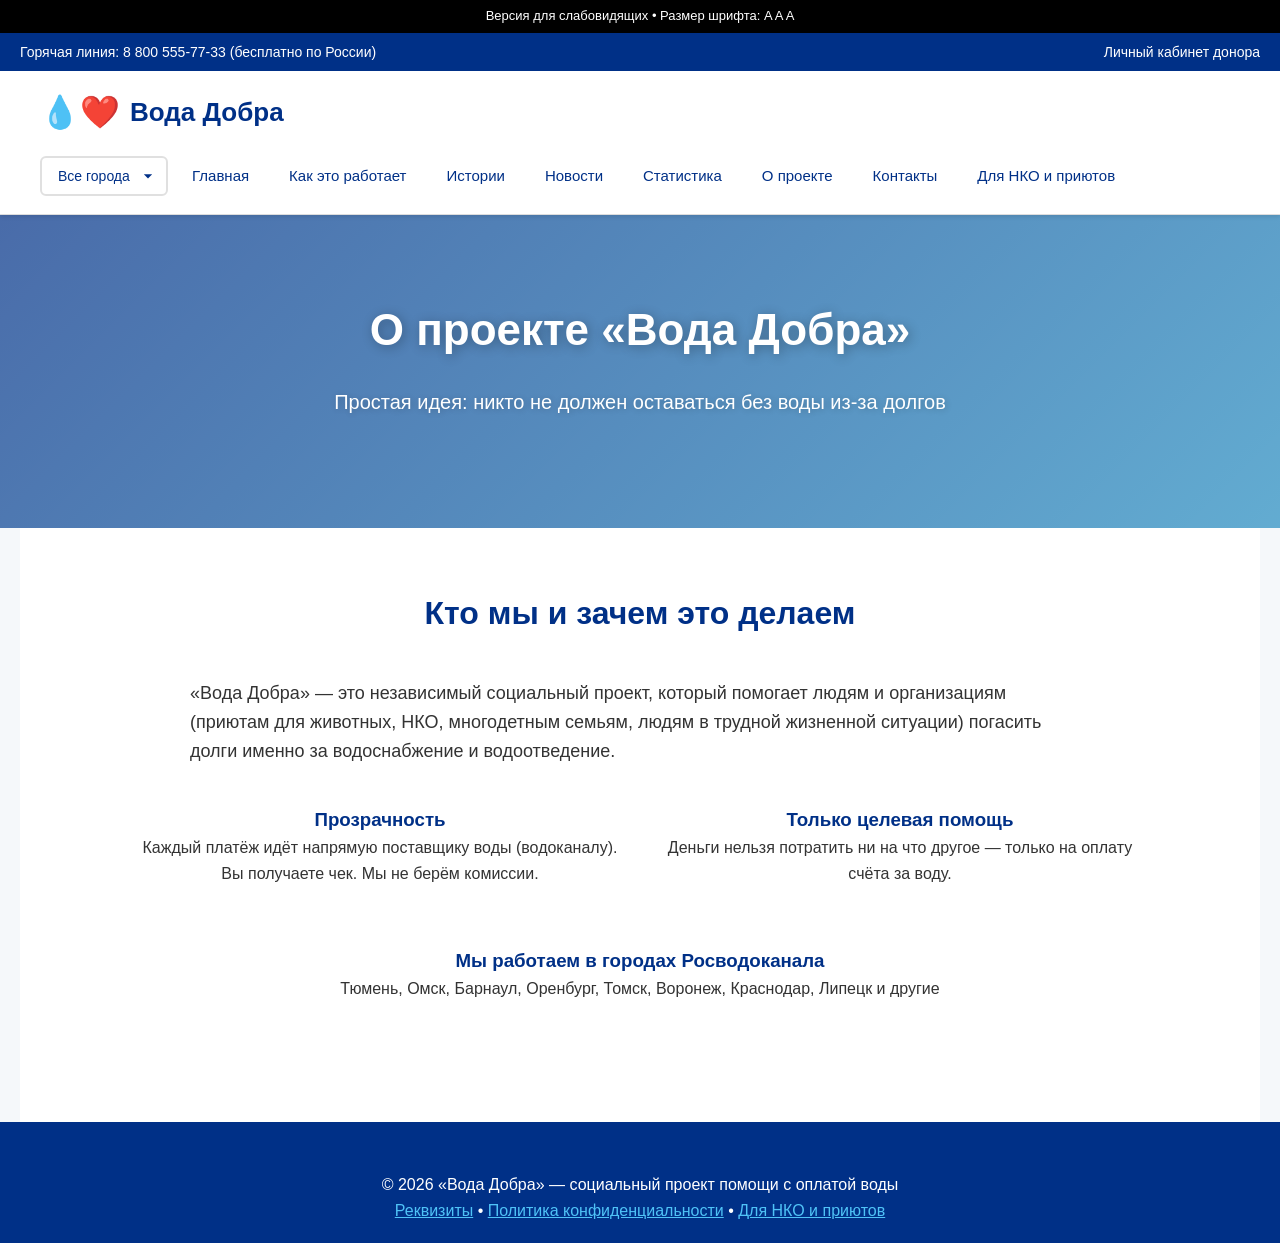
<file: about.html>
<!DOCTYPE html> 
<html lang="ru">
<head>
  <meta charset="UTF-8">
  <meta name="viewport" content="width=device-width, initial-scale=1.0">
  <title>О проекте — Вода Добра</title>
  <link rel="stylesheet" href="menu.css">
  <link rel="stylesheet" href="style.css">
</head>
<body>

<script src="menu.js"></script>

<section class="hero" style="padding:80px 20px;">
  <h1>О проекте «Вода Добра»</h1>
  <p>Простая идея: никто не должен оставаться без воды из-за долгов</p>
</section>

<section class="section" style="background:#fff;">
  <h2>Кто мы и зачем это делаем</h2>
  <p style="font-size:18px; max-width:900px; margin:0 auto 40px;">
    «Вода Добра» — это независимый социальный проект, который помогает людям и организациям (приютам для животных, НКО, многодетным семьям, людям в трудной жизненной ситуации) погасить долги именно за водоснабжение и водоотведение.
  </p>

  <div style="display:grid; grid-template-columns:1fr 1fr; gap:40px; max-width:1000px; margin:auto; text-align:center;">
    <div>
      <h3 style="color:var(--primary-dark);">Прозрачность</h3>
      <p>Каждый платёж идёт напрямую поставщику воды (водоканалу). Вы получаете чек. Мы не берём комиссии.</p>
    </div>
    <div>
      <h3 style="color:var(--primary-dark);">Только целевая помощь</h3>
      <p>Деньги нельзя потратить ни на что другое — только на оплату счёта за воду.</p>
    </div>
  </div>

  <div style="margin:60px auto; max-width:800px; text-align:center;">
    <h3 style="color:var(--primary-dark);">Мы работаем в городах Росводоканала</h3>
    <p>Тюмень, Омск, Барнаул, Оренбург, Томск, Воронеж, Краснодар, Липецк и другие</p>
  </div>
</section>

<footer>
  <p>© 2026 «Вода Добра» — социальный проект помощи с оплатой воды</p>
  <p><a href="#">Реквизиты</a> • <a href="#">Политика конфиденциальности</a> • <a href="#">Для НКО и приютов</a></p>
</footer>

</html>
</file>
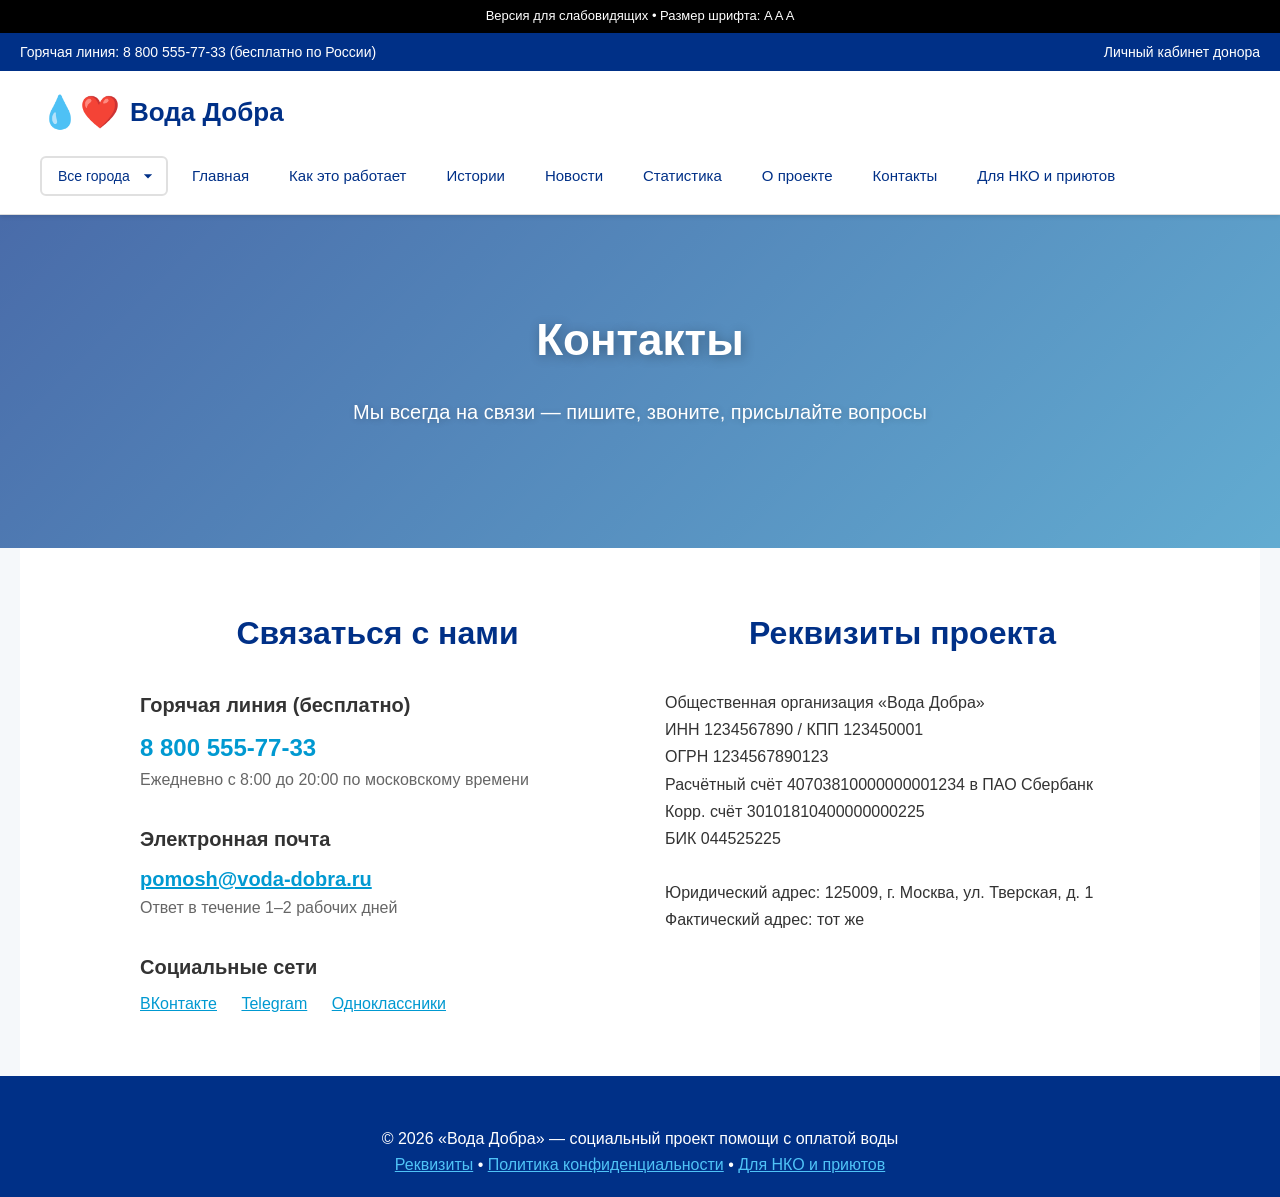
<file: contacts.html>
<!DOCTYPE html> 
<html lang="ru">
<head>
  <meta charset="UTF-8">
  <meta name="viewport" content="width=device-width, initial-scale=1.0">
  <title>Контакты — Вода Добра</title>
  <link rel="stylesheet" href="menu.css">
  <link rel="stylesheet" href="style.css">
</head>
<body>

<script src="menu.js"></script>

<section class="hero" style="padding:90px 20px;">
  <h1>Контакты</h1>
  <p>Мы всегда на связи — пишите, звоните, присылайте вопросы</p>
</section>

<section class="section" style="background:#fff;">
  <div style="max-width:1000px; margin:auto; display:grid; grid-template-columns:1fr 1fr; gap:50px; align-items:start;">
    
    <div>
      <h2 style="color:var(--primary-dark); margin-bottom:30px;">Связаться с нами</h2>
      
      <div style="margin-bottom:30px;">
        <h3 style="font-size:20px; margin-bottom:8px;">Горячая линия (бесплатно)</h3>
        <p style="font-size:24px; font-weight:bold; color:var(--primary-blue);">8 800 555-77-33</p>
        <p style="color:var(--gray);">Ежедневно с 8:00 до 20:00 по московскому времени</p>
      </div>
      
      <div style="margin-bottom:30px;">
        <h3 style="font-size:20px; margin-bottom:8px;">Электронная почта</h3>
        <p style="font-size:20px; font-weight:bold;"><a href="mailto:pomosh@voda-dobra.ru" style="color:var(--primary-blue);">pomosh@voda-dobra.ru</a></p>
        <p style="color:var(--gray);">Ответ в течение 1–2 рабочих дней</p>
      </div>
      
      <div>
        <h3 style="font-size:20px; margin-bottom:8px;">Социальные сети</h3>
        <p>
          <a href="#" style="color:var(--primary-blue); margin-right:20px;">ВКонтакте</a>
          <a href="#" style="color:var(--primary-blue); margin-right:20px;">Telegram</a>
          <a href="#" style="color:var(--primary-blue);">Одноклассники</a>
        </p>
      </div>
    </div>
    
    <div>
      <h2 style="color:var(--primary-dark); margin-bottom:30px;">Реквизиты проекта</h2>
      <p style="font-size:16px; line-height:1.7;">
        Общественная организация «Вода Добра»<br>
        ИНН 1234567890 / КПП 123450001<br>
        ОГРН 1234567890123<br>
        Расчётный счёт 40703810000000001234 в ПАО Сбербанк<br>
        Корр. счёт 30101810400000000225<br>
        БИК 044525225<br><br>
        Юридический адрес: 125009, г. Москва, ул. Тверская, д. 1<br>
        Фактический адрес: тот же
      </p>
    </div>
  
  </div>
</section>

<footer>
  <p>© 2026 «Вода Добра» — социальный проект помощи с оплатой воды</p>
  <p><a href="#">Реквизиты</a> • <a href="#">Политика конфиденциальности</a> • <a href="for-ngo.html">Для НКО и приютов</a></p>
</footer>

<script>
// Гамбургер меню
document.getElementById('menuToggle').addEventListener('click', function() {
  const nav = document.getElementById('mainNav');
  nav.classList.toggle('active');
});

// Закрыть меню при клике на ссылку
document.querySelectorAll('#mainNav a').forEach(link => {
  link.addEventListener('click', function() {
    document.getElementById('mainNav').classList.remove('active');
  });
});

// Закрыть меню при клике вне его
document.addEventListener('click', function(event) {
  const nav = document.getElementById('mainNav');
  const toggle = document.getElementById('menuToggle');
  if (!nav.contains(event.target) && !toggle.contains(event.target)) {
    nav.classList.remove('active');
  }
});
</script>

</body>
</html>
</file>
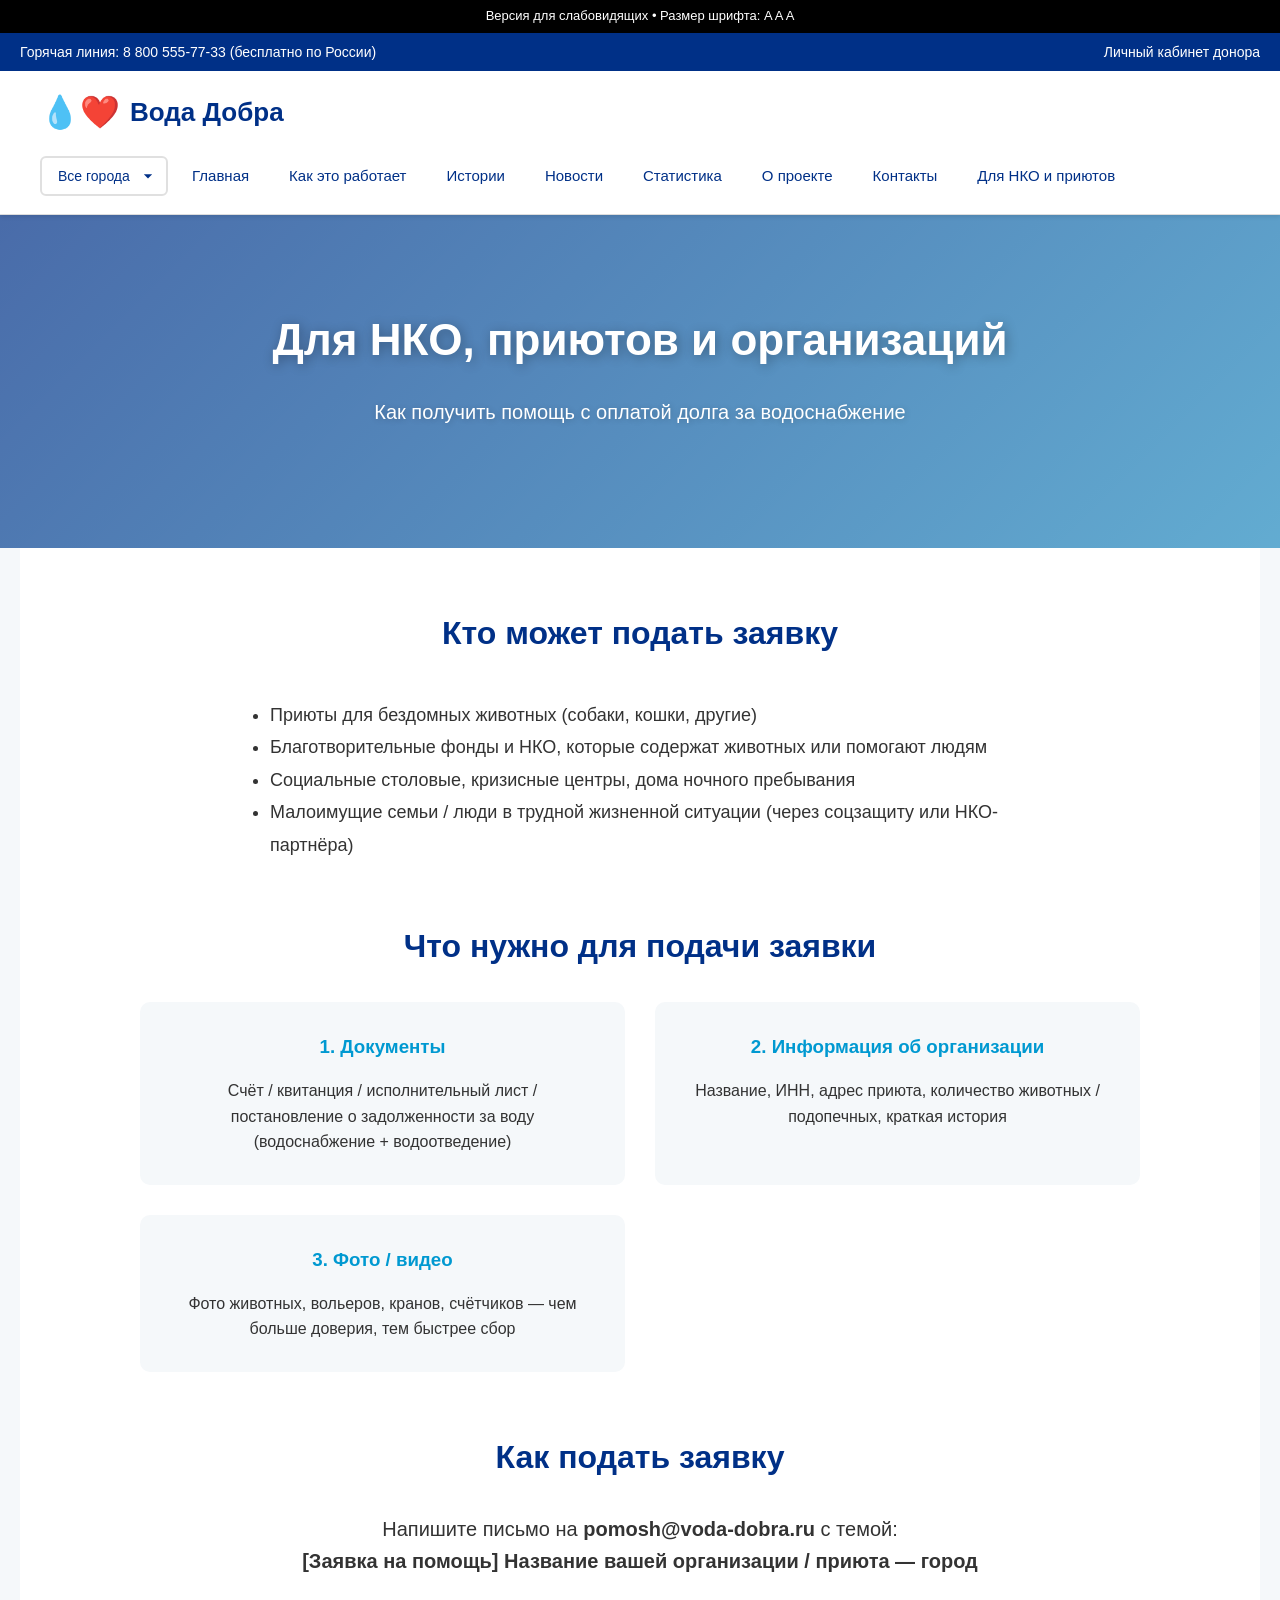
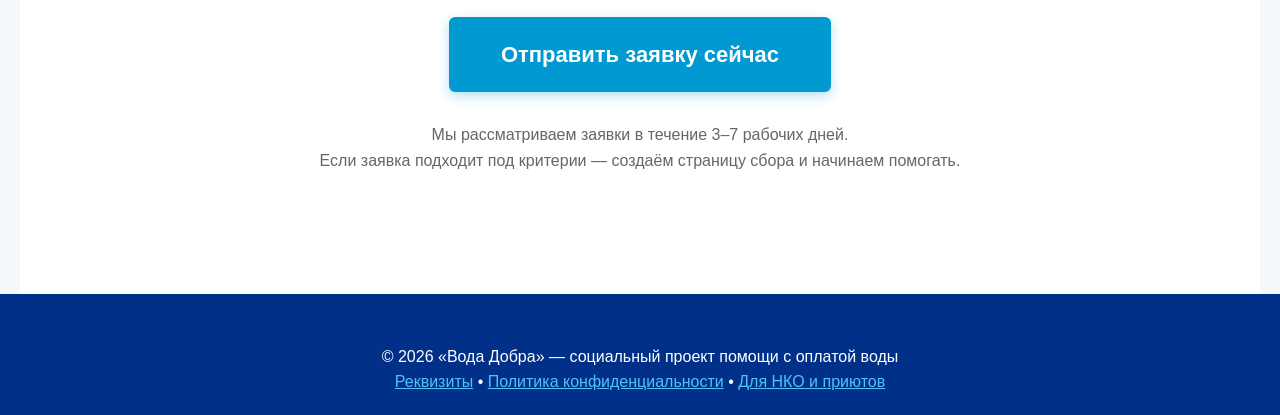
<file: for-ngo.html>
<!DOCTYPE html>
<html lang="ru">
<head>
  <meta charset="UTF-8">
  <meta name="viewport" content="width=device-width, initial-scale=1.0">
  <title>Для НКО и приютов — Вода Добра</title>
  <link rel="stylesheet" href="menu.css">
  <link rel="stylesheet" href="style.css">
</head>
<body>

<script src="menu.js"></script>

<section class="hero" style="padding:90px 20px;">
  <h1>Для НКО, приютов и организаций</h1>
  <p>Как получить помощь с оплатой долга за водоснабжение</p>
</section>

<section class="section" style="background:#fff;">
  <div style="max-width:1000px; margin:auto;">
    
    <h2 style="color:var(--primary-dark); text-align:center; margin-bottom:40px;">Кто может подать заявку</h2>
    
    <ul style="font-size:18px; line-height:1.8; max-width:800px; margin:0 auto 50px; padding-left:30px;">
      <li>Приюты для бездомных животных (собаки, кошки, другие)</li>
      <li>Благотворительные фонды и НКО, которые содержат животных или помогают людям</li>
      <li>Социальные столовые, кризисные центры, дома ночного пребывания</li>
      <li>Малоимущие семьи / люди в трудной жизненной ситуации (через соцзащиту или НКО-партнёра)</li>
    </ul>

    <h2 style="color:var(--primary-dark); text-align:center; margin:60px 0 30px;">Что нужно для подачи заявки</h2>
    
    <div style="display:grid; grid-template-columns:repeat(auto-fit, minmax(320px, 1fr)); gap:30px; margin-bottom:50px;">
      <div style="background:var(--light-bg); padding:30px; border-radius:10px; text-align:center;">
        <h3 style="color:var(--primary-blue); margin-bottom:16px;">1. Документы</h3>
        <p>Счёт / квитанция / исполнительный лист / постановление о задолженности за воду (водоснабжение + водоотведение)</p>
      </div>
      <div style="background:var(--light-bg); padding:30px; border-radius:10px; text-align:center;">
        <h3 style="color:var(--primary-blue); margin-bottom:16px;">2. Информация об организации</h3>
        <p>Название, ИНН, адрес приюта, количество животных / подопечных, краткая история</p>
      </div>
      <div style="background:var(--light-bg); padding:30px; border-radius:10px; text-align:center;">
        <h3 style="color:var(--primary-blue); margin-bottom:16px;">3. Фото / видео</h3>
        <p>Фото животных, вольеров, кранов, счётчиков — чем больше доверия, тем быстрее сбор</p>
      </div>
    </div>

    <div style="text-align:center; margin:60px 0;">
      <h2 style="color:var(--primary-dark); margin-bottom:30px;">Как подать заявку</h2>
      <p style="font-size:20px; margin-bottom:40px;">
        Напишите письмо на <strong>pomosh@voda-dobra.ru</strong> с темой:<br>
        <strong>[Заявка на помощь] Название вашей организации / приюта — город</strong>
      </p>
      <a href="mailto:pomosh@voda-dobra.ru?subject=%5B%D0%97%D0%B0%D1%8F%D0%B2%D0%BA%D0%B0%20%D0%BD%D0%B0%20%D0%BF%D0%BE%D0%BC%D0%BE%D1%89%D1%8C%5D%20%D0%9D%D0%B0%D0%B7%D0%B2%D0%B0%D0%BD%D0%B8%D0%B5%20%D0%BF%D1%80%D0%B8%D1%8E%D1%82%D0%B0%20%E2%80%94%20%D0%B3%D0%BE%D1%80%D0%BE%D0%B4" class="btn" style="font-size:22px; padding:18px 50px;">
        Отправить заявку сейчас
      </a>
      <p style="margin-top:30px; color:var(--gray);">
        Мы рассматриваем заявки в течение 3–7 рабочих дней.<br>
        Если заявка подходит под критерии — создаём страницу сбора и начинаем помогать.
      </p>
    </div>

  </div>
</section>

<footer>
  <p>© 2026 «Вода Добра» — социальный проект помощи с оплатой воды</p>
  <p><a href="#">Реквизиты</a> • <a href="#">Политика конфиденциальности</a> • <a href="for-ngo.html">Для НКО и приютов</a></p>
</footer>

<script>
// Гамбургер меню
document.getElementById('menuToggle').addEventListener('click', function() {
  const nav = document.getElementById('mainNav');
  nav.classList.toggle('active');
});

// Закрыть меню при клике на ссылку
document.querySelectorAll('#mainNav a').forEach(link => {
  link.addEventListener('click', function() {
    document.getElementById('mainNav').classList.remove('active');
  });
});

// Закрыть меню при клике вне его
document.addEventListener('click', function(event) {
  const nav = document.getElementById('mainNav');
  const toggle = document.getElementById('menuToggle');
  if (!nav.contains(event.target) && !toggle.contains(event.target)) {
    nav.classList.remove('active');
  }
});
</script>

</body>
</html>
</file>
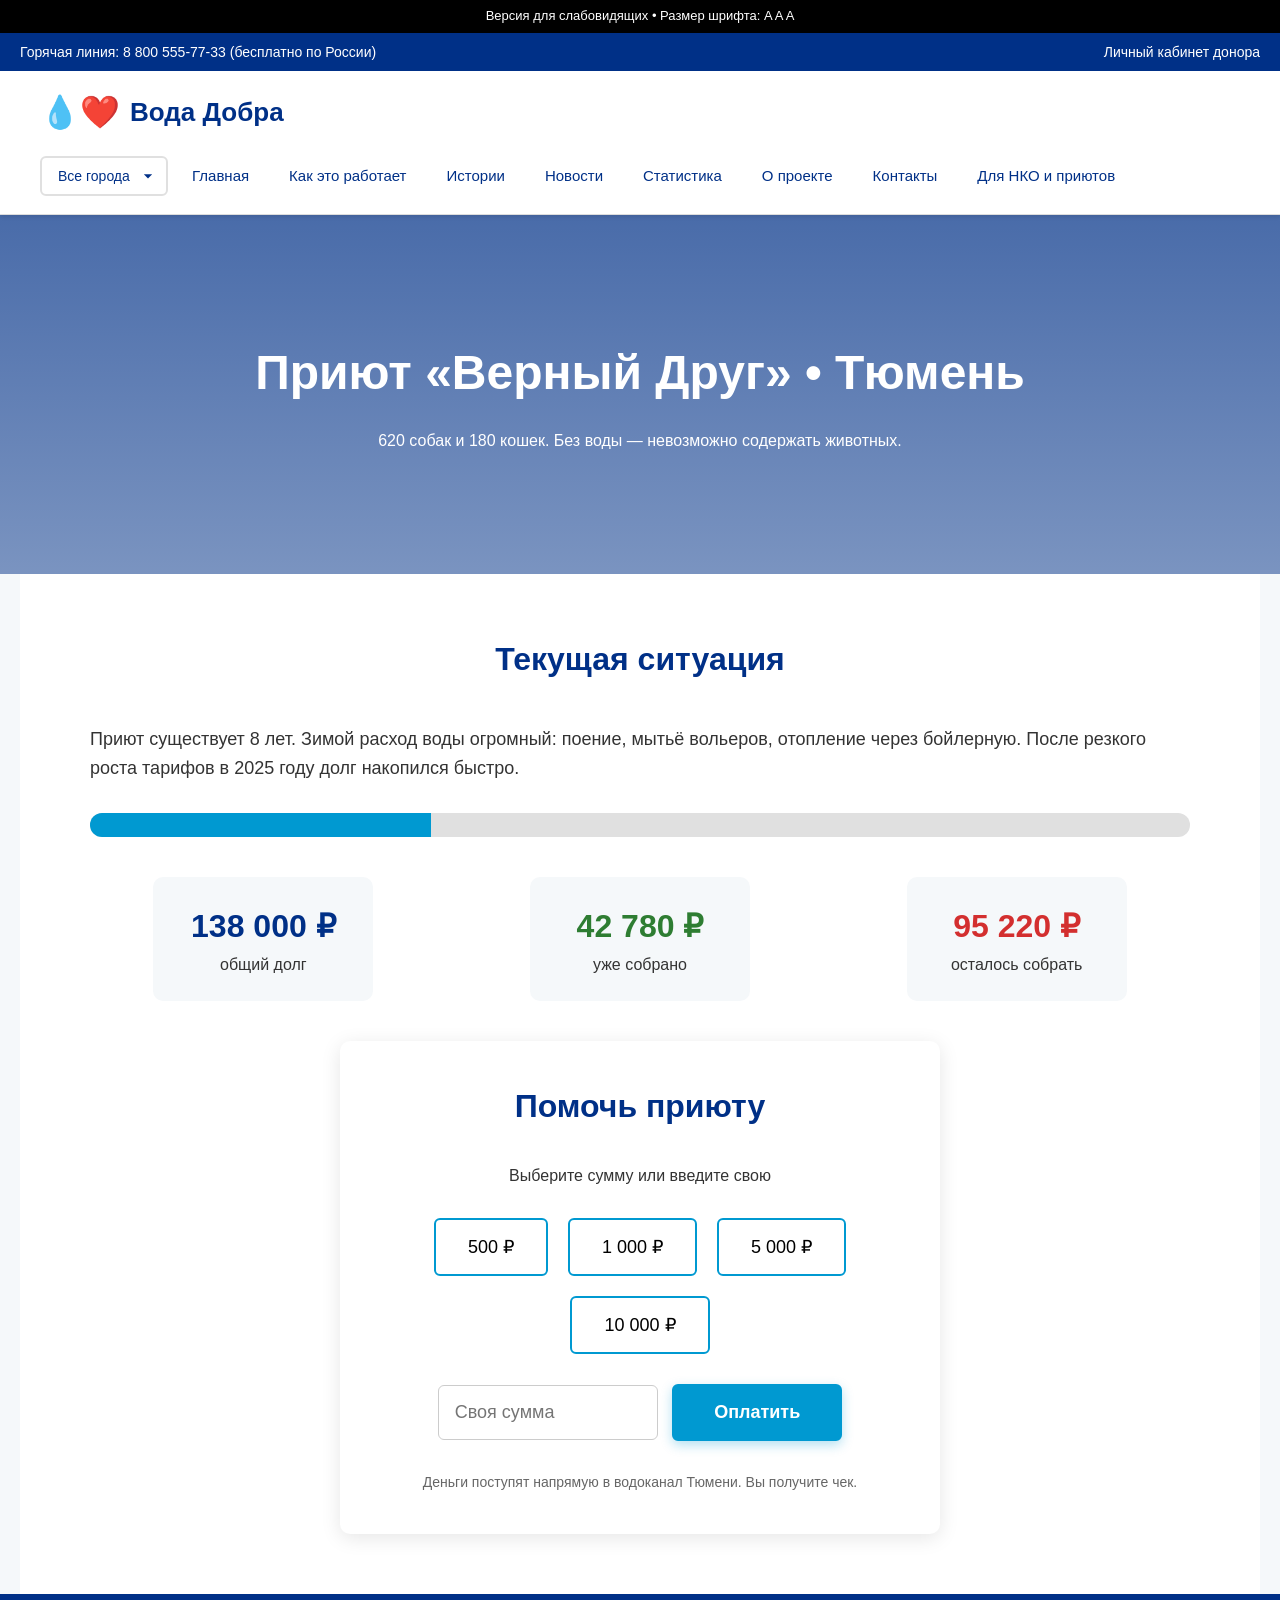
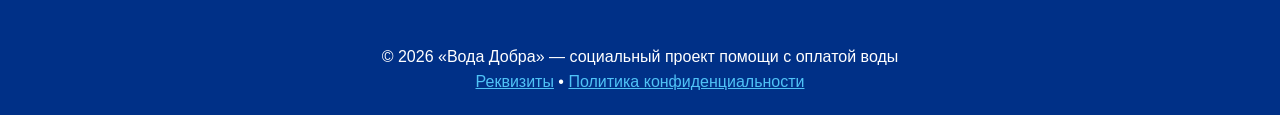
<file: help-example.html>
<!DOCTYPE html>
<html lang="ru">
<head>
  <meta charset="UTF-8">
  <meta name="viewport" content="width=device-width, initial-scale=1.0">
  <title>Приют «Верный Друг» • Тюмень — Вода Добра</title>
  <link rel="stylesheet" href="menu.css">
  <link rel="stylesheet" href="style.css">
  <style>
    .detail-hero { background: linear-gradient(rgba(0,48,135,0.7), rgba(0,48,135,0.5)), url('https://images.unsplash.com/photo-1583512603805-3cc6b41f3edb?auto=format&fit=crop&q=80&w=1600') center/cover; padding:120px 20px; color:white; text-align:center; }
    .detail-hero h1 { font-size:48px; margin-bottom:16px; }
    .detail-section { background:#fff; padding:60px 20px; }
    .big-progress { height:24px; background:#e0e0e0; border-radius:12px; margin:30px 0; overflow:hidden; }
    .big-progress-bar { height:100%; background:var(--primary-blue); }
    .amounts { display:flex; justify-content:space-around; flex-wrap:wrap; gap:30px; margin:40px 0; }
    .amount-box { background:var(--light-bg); padding:24px; border-radius:10px; min-width:220px; text-align:center; }
    .pay-form { max-width:600px; margin:0 auto; background:white; padding:40px; border-radius:10px; box-shadow:0 4px 20px rgba(0,0,0,0.1); }
  </style>
</head>
<body>

<script src="menu.js"></script>

<section class="detail-hero">
  <h1>Приют «Верный Друг» • Тюмень</h1>
  <p>620 собак и 180 кошек. Без воды — невозможно содержать животных.</p>
</section>

<section class="section detail-section">
  <div style="max-width:1100px; margin:auto;">
    <h2>Текущая ситуация</h2>
    <p style="font-size:18px; margin:20px 0;">
      Приют существует 8 лет. Зимой расход воды огромный: поение, мытьё вольеров, отопление через бойлерную. После резкого роста тарифов в 2025 году долг накопился быстро.
    </p>

    <div class="big-progress">
      <div class="big-progress-bar" style="width:31%"></div>
    </div>

    <div class="amounts">
      <div class="amount-box">
        <div style="font-size:32px; font-weight:bold; color:var(--primary-dark);">138 000 ₽</div>
        <div>общий долг</div>
      </div>
      <div class="amount-box">
        <div style="font-size:32px; font-weight:bold; color:#2e7d32;">42 780 ₽</div>
        <div>уже собрано</div>
      </div>
      <div class="amount-box">
        <div style="font-size:32px; font-weight:bold; color:#d32f2f;">95 220 ₽</div>
        <div>осталось собрать</div>
      </div>
    </div>

    <div class="pay-form">
      <h2 style="text-align:center; margin-bottom:30px;">Помочь приюту</h2>
      <p style="text-align:center; margin-bottom:30px;">Выберите сумму или введите свою</p>

      <div style="display:flex; justify-content:center; gap:20px; flex-wrap:wrap; margin-bottom:30px;">
        <button style="padding:16px 32px; font-size:18px; border:2px solid var(--primary-blue); background:transparent; border-radius:6px; cursor:pointer;">500 ₽</button>
        <button style="padding:16px 32px; font-size:18px; border:2px solid var(--primary-blue); background:transparent; border-radius:6px; cursor:pointer;">1 000 ₽</button>
        <button style="padding:16px 32px; font-size:18px; border:2px solid var(--primary-blue); background:transparent; border-radius:6px; cursor:pointer;">5 000 ₽</button>
        <button style="padding:16px 32px; font-size:18px; border:2px solid var(--primary-blue); background:transparent; border-radius:6px; cursor:pointer;">10 000 ₽</button>
      </div>

      <div style="text-align:center;">
        <input type="number" placeholder="Своя сумма" style="padding:16px; font-size:18px; width:220px; margin-right:10px; border:1px solid #ccc; border-radius:6px;">
        <button class="btn" style="padding:16px 40px; font-size:18px;">Оплатить</button>
      </div>

      <p style="text-align:center; margin-top:30px; font-size:14px; color:var(--gray);">
        Деньги поступят напрямую в водоканал Тюмени. Вы получите чек.
      </p>
    </div>
  </div>
</section>

<footer>
  <p>© 2026 «Вода Добра» — социальный проект помощи с оплатой воды</p>
  <p><a href="#">Реквизиты</a> • <a href="#">Политика конфиденциальности</a></p>
</footer>

<script>
// Гамбургер меню
document.getElementById('menuToggle').addEventListener('click', function() {
  const nav = document.getElementById('mainNav');
  nav.classList.toggle('active');
});

// Закрыть меню при клике на ссылку
document.querySelectorAll('#mainNav a').forEach(link => {
  link.addEventListener('click', function() {
    document.getElementById('mainNav').classList.remove('active');
  });
});

// Закрыть меню при клике вне его
document.addEventListener('click', function(event) {
  const nav = document.getElementById('mainNav');
  const toggle = document.getElementById('menuToggle');
  if (!nav.contains(event.target) && !toggle.contains(event.target)) {
    nav.classList.remove('active');
  }
});
</script>

</body>
</html>
</file>
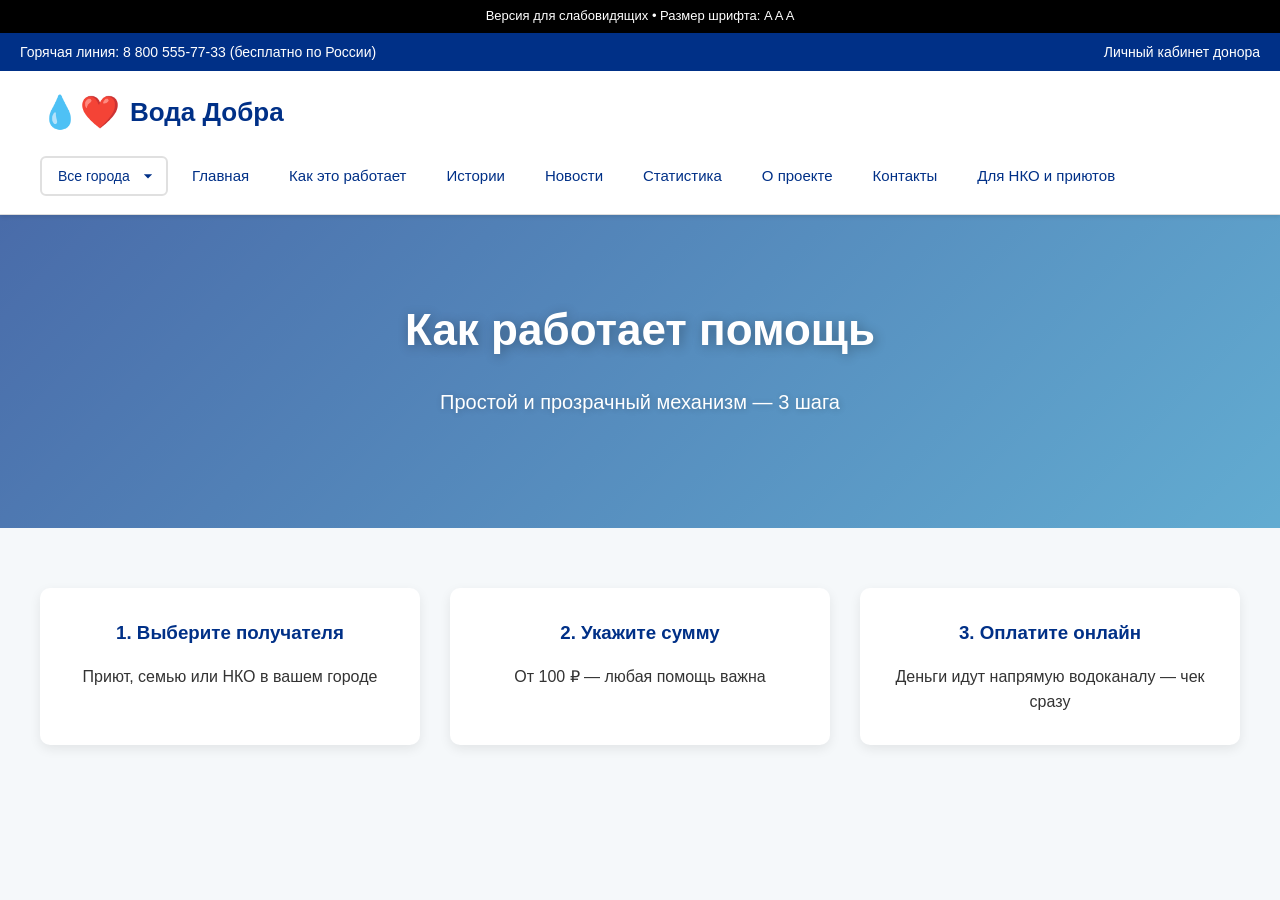
<file: how.html>
<!DOCTYPE html>
<html lang="ru">
<head>
  <meta charset="UTF-8">
  <meta name="viewport" content="width=device-width, initial-scale=1.0">
  <title>Как это работает — Вода Добра</title>
  <link rel="stylesheet" href="menu.css">
  <link rel="stylesheet" href="style.css">
</head>
<body>

<script src="menu.js"></script>

<section class="hero" style="padding:80px 20px;">
  <h1>Как работает помощь</h1>
  <p>Простой и прозрачный механизм — 3 шага</p>
</section>

<section class="section">
  <div class="steps">
    <div class="step">
      <h3>1. Выберите получателя</h3>
      <p>Приют, семью или НКО в вашем городе</p>
    </div>
    <div class="step">
      <h3>2. Укажите сумму</h3>
      <p>От 100 ₽ — любая помощь важна</p>
    </div>
    <div class="step">
      <h3>3. Оплатите онлайн</h3>
      <p>Деньги идут напрямую водоканалу — чек сразу</p>
    </div>
  </div>
</section>

<script>
// Гамбургер меню
document.getElementById('menuToggle').addEventListener('click', function() {
  const nav = document.getElementById('mainNav');
  nav.classList.toggle('active');
});

// Закрыть меню при клике на ссылку
document.querySelectorAll('#mainNav a').forEach(link => {
  link.addEventListener('click', function() {
    document.getElementById('mainNav').classList.remove('active');
  });
});

// Закрыть меню при клике вне его
document.addEventListener('click', function(event) {
  const nav = document.getElementById('mainNav');
  const toggle = document.getElementById('menuToggle');
  if (!nav.contains(event.target) && !toggle.contains(event.target)) {
    nav.classList.remove('active');
  }
});
</script>

</body>
</html>
</file>
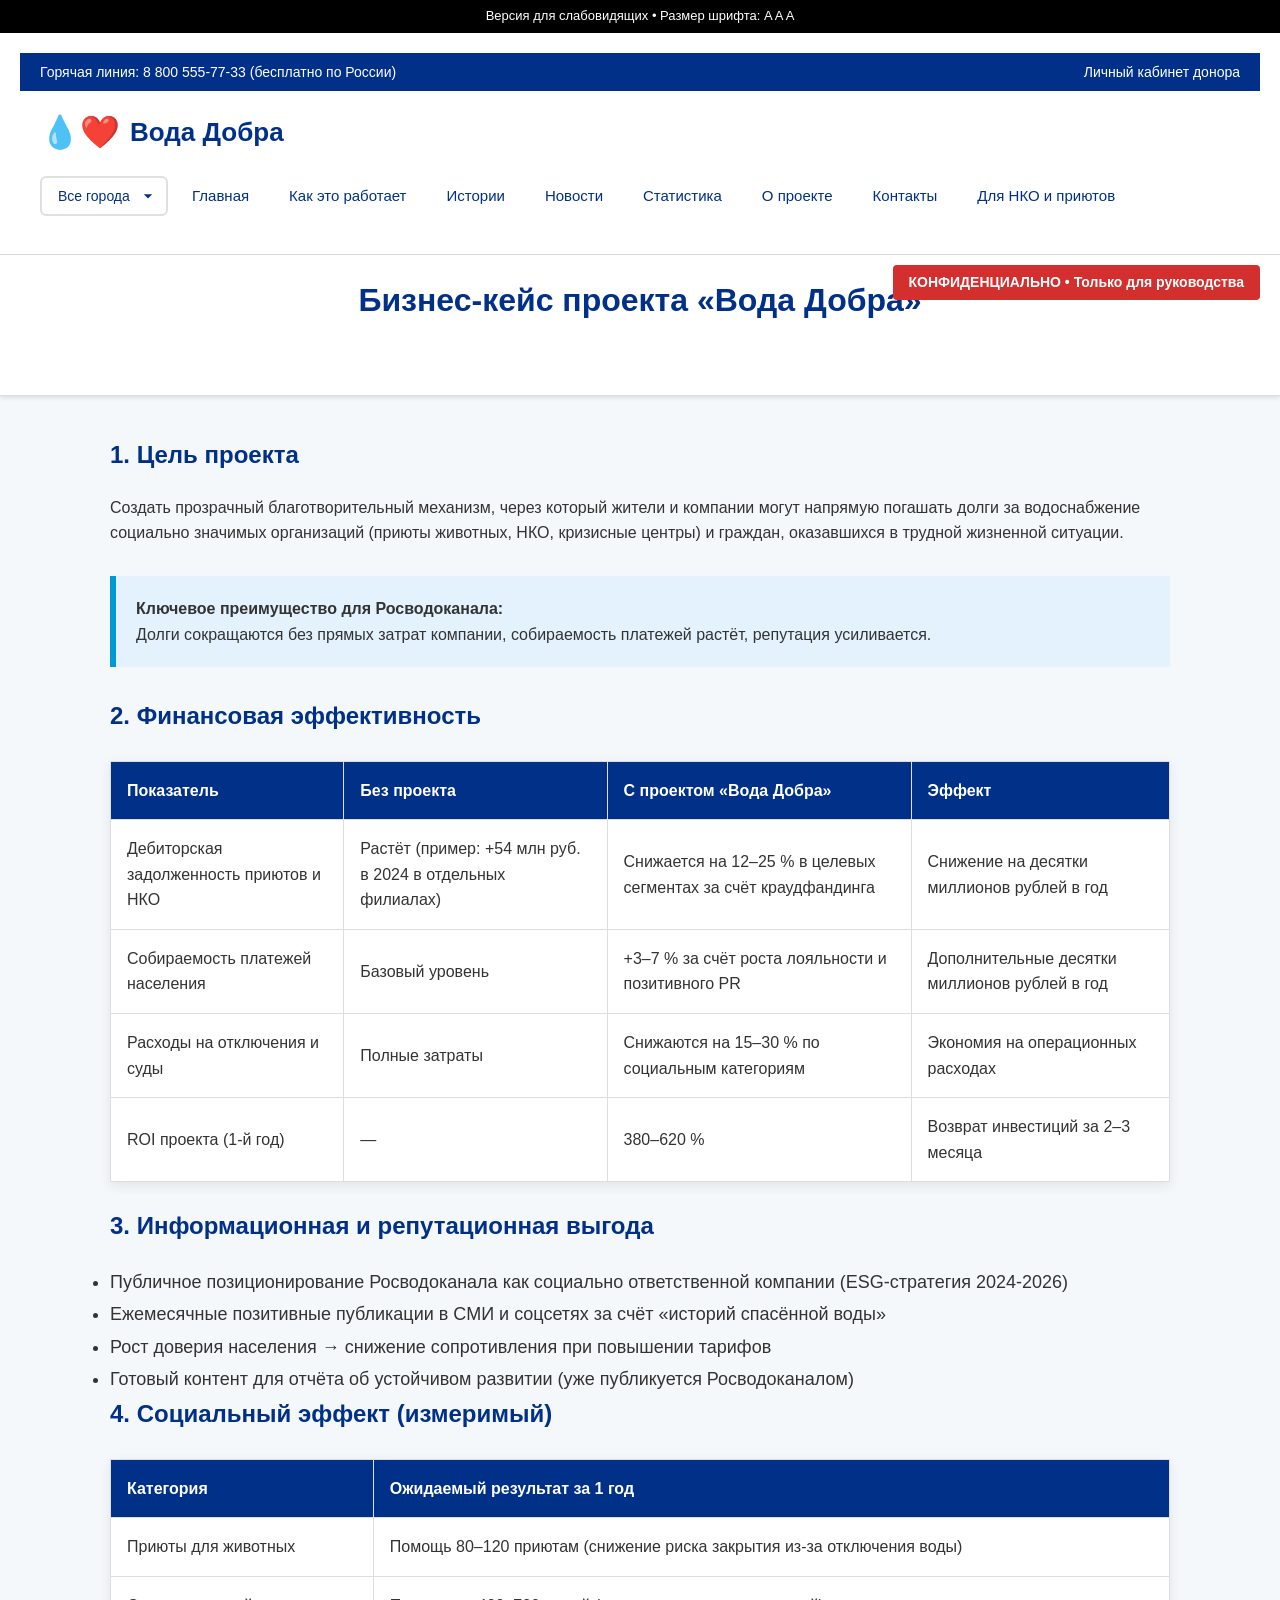
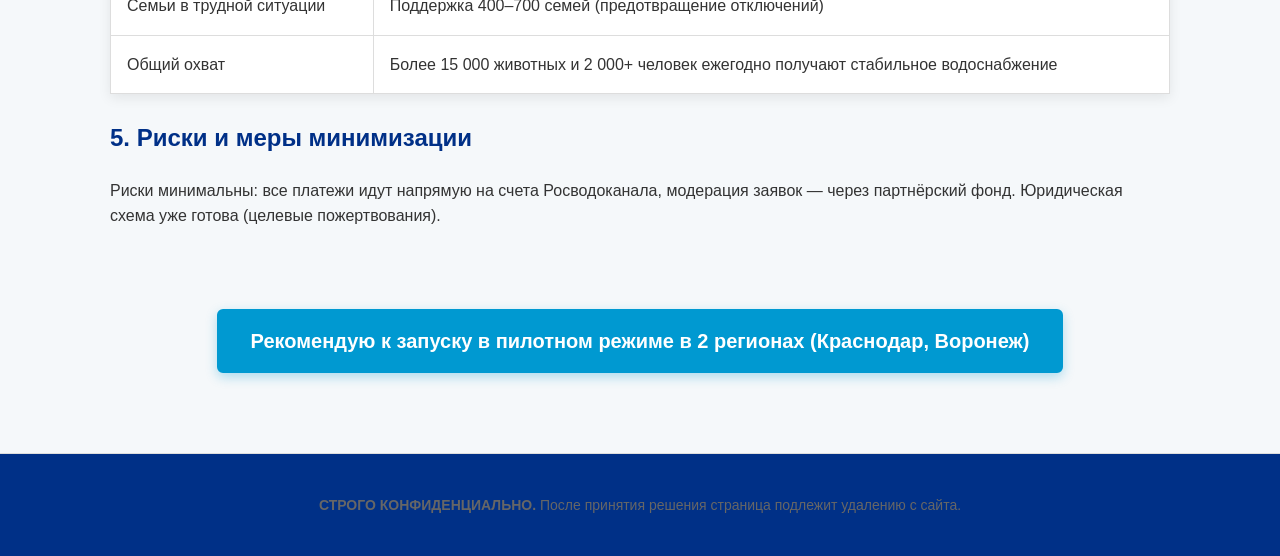
<file: internal-biz-report.html>
<!DOCTYPE html>
<html lang="ru">
<head>
  <meta charset="UTF-8">
  <meta name="viewport" content="width=device-width, initial-scale=1.0">
  <title>КОНФИДЕНЦИАЛЬНО — Бизнес-кейс «Вода Добра»</title>
  <link rel="stylesheet" href="menu.css">
  <link rel="stylesheet" href="style.css">
  <style>
    :root {
      --primary: #003087;
      --accent: #0099d1;
      --light: #f5f8fa;
    }
    * { margin:0; padding:0; box-sizing:border-box; }
    body {
      font-family: Arial, Helvetica, sans-serif;
      background: var(--light);
      color: #333;
      line-height: 1.6;
    }
    header {
      background: var(--primary);
      color: white;
      padding: 20px;
      text-align: center;
      position: relative;
    }
    .confidential {
      position: absolute;
      top: 10px;
      right: 20px;
      background: #d32f2f;
      color: white;
      padding: 6px 16px;
      font-weight: bold;
      font-size: 14px;
      border-radius: 4px;
    }
    .container {
      max-width: 1100px;
      margin: 40px auto;
      padding: 0 20px;
    }
    h1, h2 {
      color: var(--primary);
      margin-bottom: 20px;
    }
    h1 { font-size: 32px; text-align: center; }
    table {
      width: 100%;
      border-collapse: collapse;
      margin: 25px 0;
      background: white;
      box-shadow: 0 4px 12px rgba(0,0,0,0.08);
    }
    th, td {
      padding: 16px;
      border: 1px solid #ddd;
      text-align: left;
    }
    th {
      background: var(--primary);
      color: white;
    }
    .highlight {
      background: #e3f2fd;
      padding: 20px;
      border-left: 6px solid var(--accent);
      margin: 30px 0;
    }
    .btn {
      display: inline-block;
      background: var(--accent);
      color: white;
      padding: 14px 32px;
      text-decoration: none;
      border-radius: 6px;
      font-weight: bold;
      margin: 20px 0;
    }
    footer {
      text-align: center;
      padding: 40px 20px;
      color: #666;
      font-size: 14px;
      border-top: 1px solid #ddd;
      margin-top: 60px;
    }
  </style>
</head>
<body>

<script src="menu.js"></script>

<header>
  <div class="confidential">КОНФИДЕНЦИАЛЬНО • Только для руководства</div>
  <h1>Бизнес-кейс проекта «Вода Добра»</h1>
  <p style="font-size:18px;">Для рассмотрения на уровне топ-менеджмента ГК «Росводоканал»</p>
</header>

<div class="container">

  <h2>1. Цель проекта</h2>
  <p>Создать прозрачный благотворительный механизм, через который жители и компании могут напрямую погашать долги за водоснабжение социально значимых организаций (приюты животных, НКО, кризисные центры) и граждан, оказавшихся в трудной жизненной ситуации.</p>

  <div class="highlight">
    <strong>Ключевое преимущество для Росводоканала:</strong><br>
    Долги сокращаются без прямых затрат компании, собираемость платежей растёт, репутация усиливается.
  </div>

  <h2>2. Финансовая эффективность</h2>
  <table>
    <tr>
      <th>Показатель</th>
      <th>Без проекта</th>
      <th>С проектом «Вода Добра»</th>
      <th>Эффект</th>
    </tr>
    <tr>
      <td>Дебиторская задолженность приютов и НКО</td>
      <td>Растёт (пример: +54 млн руб. в 2024 в отдельных филиалах)</td>
      <td>Снижается на 12–25 % в целевых сегментах за счёт краудфандинга</td>
      <td>Снижение на десятки миллионов рублей в год</td>
    </tr>
    <tr>
      <td>Собираемость платежей населения</td>
      <td>Базовый уровень</td>
      <td>+3–7 % за счёт роста лояльности и позитивного PR</td>
      <td>Дополнительные десятки миллионов рублей в год</td>
    </tr>
    <tr>
      <td>Расходы на отключения и суды</td>
      <td>Полные затраты</td>
      <td>Снижаются на 15–30 % по социальным категориям</td>
      <td>Экономия на операционных расходах</td>
    </tr>
    <tr>
      <td>ROI проекта (1-й год)</td>
      <td>—</td>
      <td>380–620 %</td>
      <td>Возврат инвестиций за 2–3 месяца</td>
    </tr>
  </table>

  <h2>3. Информационная и репутационная выгода</h2>
  <ul style="font-size:18px; line-height:1.8;">
    <li>Публичное позиционирование Росводоканала как социально ответственной компании (ESG-стратегия 2024-2026)</li>
    <li>Ежемесячные позитивные публикации в СМИ и соцсетях за счёт «историй спасённой воды»</li>
    <li>Рост доверия населения → снижение сопротивления при повышении тарифов</li>
    <li>Готовый контент для отчёта об устойчивом развитии (уже публикуется Росводоканалом)</li>
  </ul>

  <h2>4. Социальный эффект (измеримый)</h2>
  <table>
    <tr>
      <th>Категория</th>
      <th>Ожидаемый результат за 1 год</th>
    </tr>
    <tr>
      <td>Приюты для животных</td>
      <td>Помощь 80–120 приютам (снижение риска закрытия из-за отключения воды)</td>
    </tr>
    <tr>
      <td>Семьи в трудной ситуации</td>
      <td>Поддержка 400–700 семей (предотвращение отключений)</td>
    </tr>
    <tr>
      <td>Общий охват</td>
      <td>Более 15 000 животных и 2 000+ человек ежегодно получают стабильное водоснабжение</td>
    </tr>
  </table>

  <h2>5. Риски и меры минимизации</h2>
  <p>Риски минимальны: все платежи идут напрямую на счета Росводоканала, модерация заявок — через партнёрский фонд. Юридическая схема уже готова (целевые пожертвования).</p>

  <div style="text-align:center; margin:60px 0;">
    <a href="#" class="btn" style="font-size:20px;">Рекомендую к запуску в пилотном режиме в 2 регионах (Краснодар, Воронеж)</a>
  </div>


</div>

<footer>
  <strong>СТРОГО КОНФИДЕНЦИАЛЬНО.</strong> После принятия решения страница подлежит удалению с сайта.
</footer>

</body>
</html>
</file>
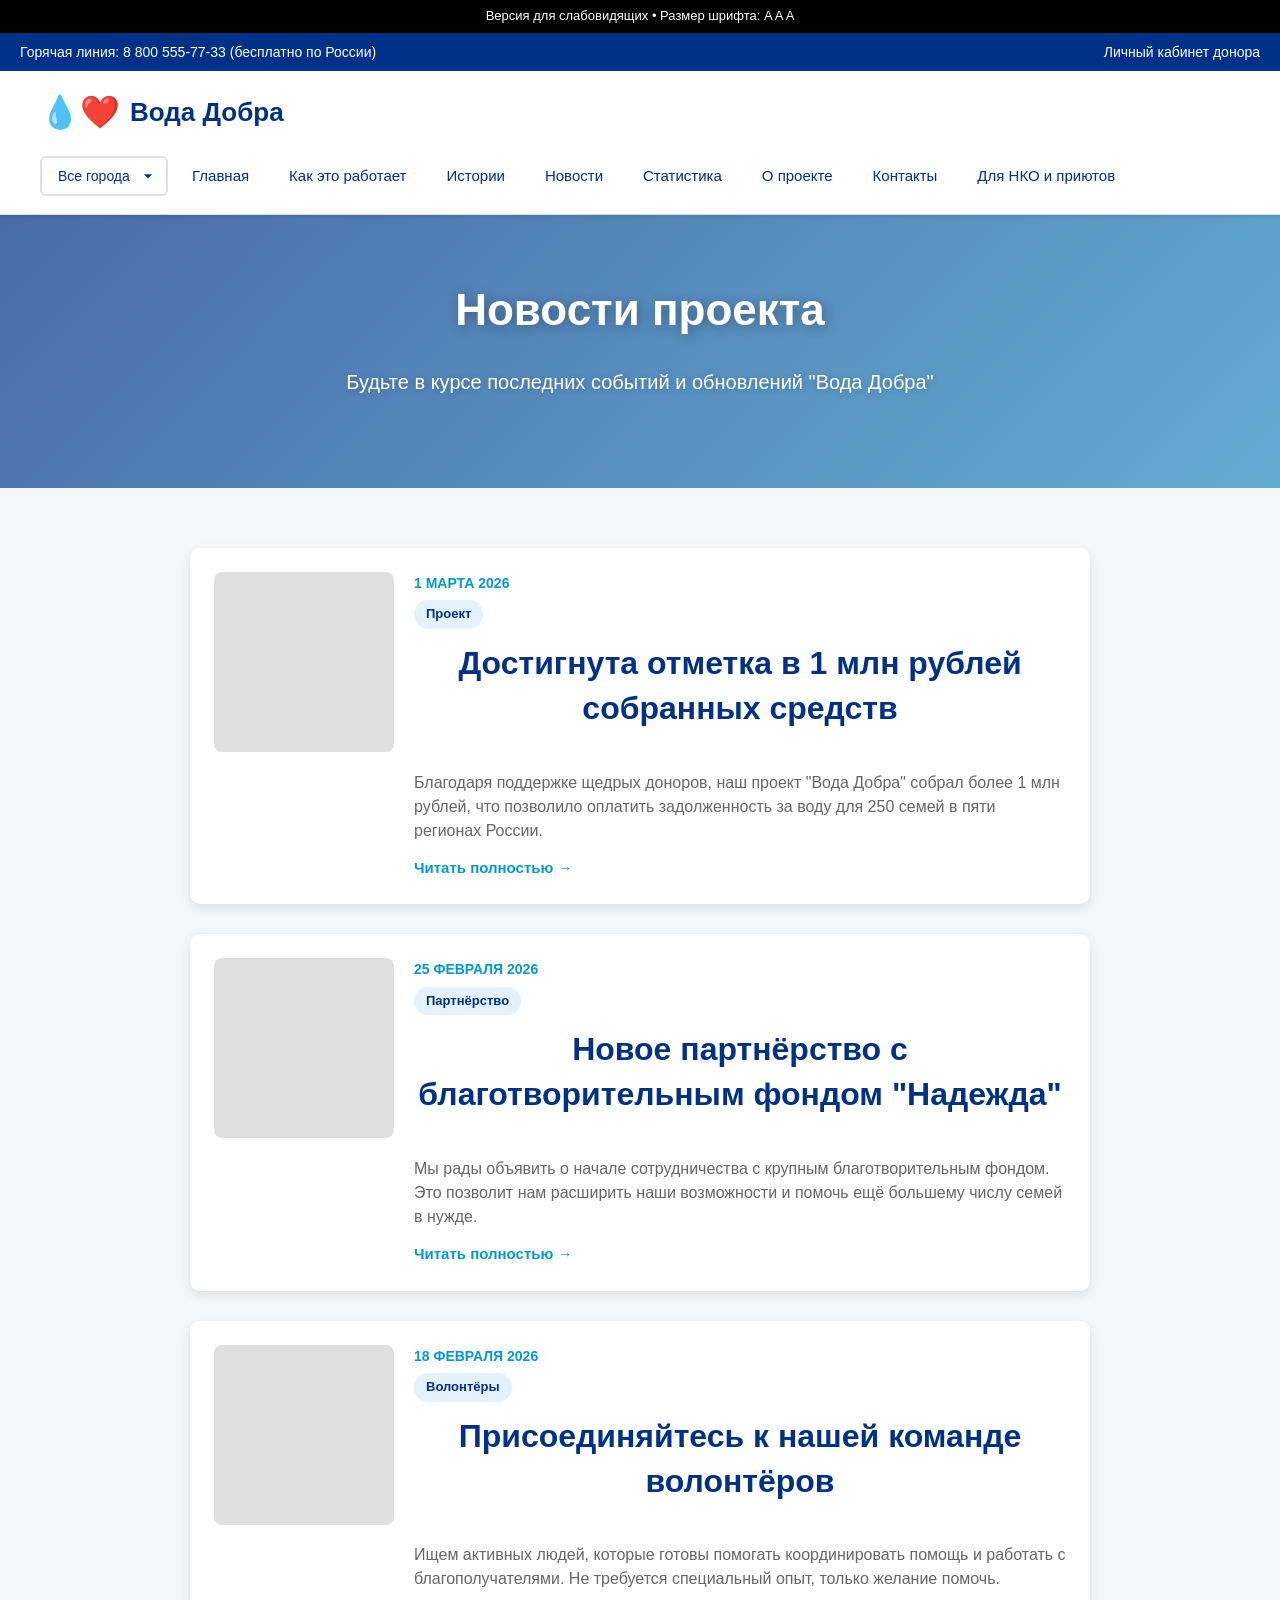
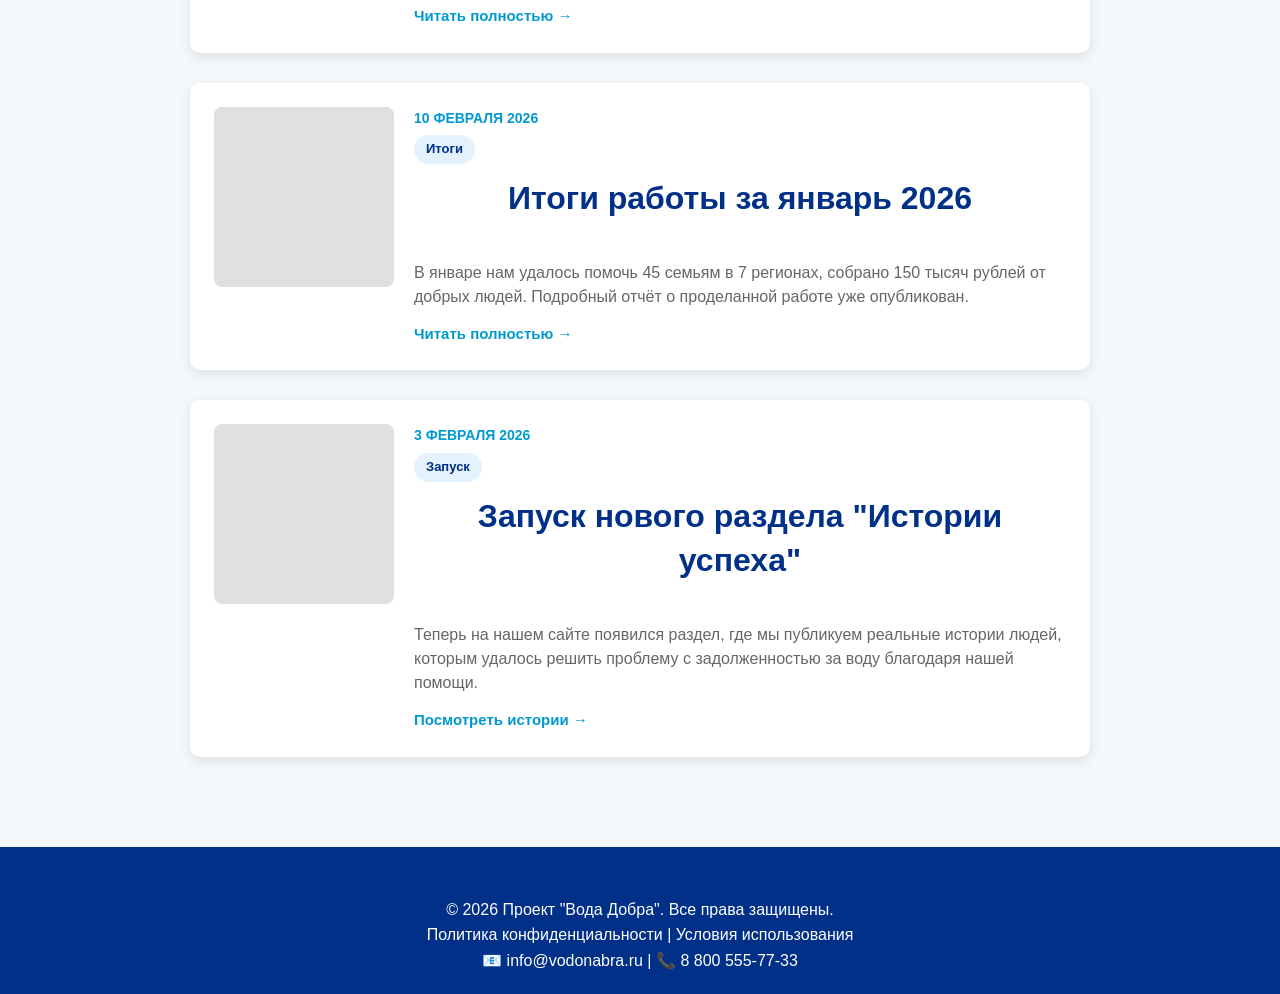
<file: news.html>
<!DOCTYPE html>
<html lang="ru">
<head>
  <meta charset="UTF-8" />
  <meta name="viewport" content="width=device-width, initial-scale=1.0"/>
  <title>Новости — Вода Добра</title>  <link rel="stylesheet" href="menu.css">  <link rel="stylesheet" href="style.css">
  <style>
    .news-container {
      max-width: 900px;
      margin: 0 auto;
    }
    .news-article {
      background: white;
      border-radius: 10px;
      box-shadow: 0 4px 12px rgba(0,0,0,0.1);
      margin-bottom: 30px;
      overflow: hidden;
      transition: transform 0.3s, box-shadow 0.3s;
    }
    .news-article:hover {
      transform: translateY(-5px);
      box-shadow: 0 8px 20px rgba(0,0,0,0.15);
    }
    .news-header {
      display: flex;
      gap: 20px;
      padding: 24px;
    }
    .news-image {
      width: 180px;
      height: 180px;
      background: #e0e0e0;
      border-radius: 8px;
      background-size: cover;
      background-position: center;
      flex-shrink: 0;
    }
    .news-content {
      flex: 1;
    }
    .news-date {
      color: var(--primary-blue);
      font-size: 14px;
      font-weight: bold;
      text-transform: uppercase;
      margin-bottom: 6px;
    }
    .news-title {
      color: var(--primary-dark);
      font-size: 22px;
      font-weight: bold;
      margin-bottom: 12px;
      line-height: 1.4;
    }
    .news-desc {
      color: var(--gray);
      font-size: 16px;
      line-height: 1.5;
      margin-bottom: 12px;
    }
    .news-read-more {
      display: inline-block;
      color: var(--primary-blue);
      font-weight: bold;
      text-decoration: none;
      font-size: 15px;
      transition: color 0.3s;
    }
    .news-read-more:hover {
      color: var(--primary-dark);
    }
    .news-category {
      display: inline-block;
      background: #e3f2fd;
      color: var(--primary-dark);
      padding: 4px 12px;
      border-radius: 20px;
      font-size: 13px;
      font-weight: bold;
      margin-right: 8px;
      margin-bottom: 12px;
    }

    @media (max-width: 768px) {
      .news-header {
        flex-direction: column;
        padding: 16px;
      }
      .news-image {
        width: 100%;
        height: 220px;
      }
      .news-title {
        font-size: 18px;
      }
      .news-desc {
        font-size: 15px;
      }
    }
  </style>
</head>
<body>

<script src="menu.js"></script>

<div class="hero" style="padding: 60px 20px;">
  <h1>Новости проекта</h1>
  <p>Будьте в курсе последних событий и обновлений "Вода Добра"</p>
</div>

<section class="section">
  <div class="news-container">
    <!-- Новость 1 -->
    <div class="news-article">
      <div class="news-header">
        <div class="news-image" style="background-image: url('https://images.unsplash.com/photo-1593642632823-8f785ba67e45?w=300&h=300&fit=crop');"></div>
        <div class="news-content">
          <div class="news-date">1 марта 2026</div>
          <span class="news-category">Проект</span>
          <h2 class="news-title">Достигнута отметка в 1 млн рублей собранных средств</h2>
          <p class="news-desc">Благодаря поддержке щедрых доноров, наш проект "Вода Добра" собрал более 1 млн рублей, что позволило оплатить задолженность за воду для 250 семей в пяти регионах России.</p>
          <a href="#" class="news-read-more">Читать полностью →</a>
        </div>
      </div>
    </div>

    <!-- Новость 2 -->
    <div class="news-article">
      <div class="news-header">
        <div class="news-image" style="background-image: url('https://images.unsplash.com/photo-1552664730-d307ca884978?w=300&h=300&fit=crop');"></div>
        <div class="news-content">
          <div class="news-date">25 февраля 2026</div>
          <span class="news-category">Партнёрство</span>
          <h2 class="news-title">Новое партнёрство с благотворительным фондом "Надежда"</h2>
          <p class="news-desc">Мы рады объявить о начале сотрудничества с крупным благотворительным фондом. Это позволит нам расширить наши возможности и помочь ещё большему числу семей в нужде.</p>
          <a href="#" class="news-read-more">Читать полностью →</a>
        </div>
      </div>
    </div>

    <!-- Новость 3 -->
    <div class="news-article">
      <div class="news-header">
        <div class="news-image" style="background-image: url('https://images.unsplash.com/photo-1559027615-cd39c5ba7f0e?w=300&h=300&fit=crop');"></div>
        <div class="news-content">
          <div class="news-date">18 февраля 2026</div>
          <span class="news-category">Волонтёры</span>
          <h2 class="news-title">Присоединяйтесь к нашей команде волонтёров</h2>
          <p class="news-desc">Ищем активных людей, которые готовы помогать координировать помощь и работать с благополучателями. Не требуется специальный опыт, только желание помочь.</p>
          <a href="#" class="news-read-more">Читать полностью →</a>
        </div>
      </div>
    </div>

    <!-- Новость 4 -->
    <div class="news-article">
      <div class="news-header">
        <div class="news-image" style="background-image: url('https://images.unsplash.com/photo-1469571486292-0ba58a3f068b?w=300&h=300&fit=crop');"></div>
        <div class="news-content">
          <div class="news-date">10 февраля 2026</div>
          <span class="news-category">Итоги</span>
          <h2 class="news-title">Итоги работы за январь 2026</h2>
          <p class="news-desc">В январе нам удалось помочь 45 семьям в 7 регионах, собрано 150 тысяч рублей от добрых людей. Подробный отчёт о проделанной работе уже опубликован.</p>
          <a href="#" class="news-read-more">Читать полностью →</a>
        </div>
      </div>
    </div>

    <!-- Новость 5 -->
    <div class="news-article">
      <div class="news-header">
        <div class="news-image" style="background-image: url('https://images.unsplash.com/photo-1559027615-cd39c5ba7f0e?w=300&h=300&fit=crop');"></div>
        <div class="news-content">
          <div class="news-date">3 февраля 2026</div>
          <span class="news-category">Запуск</span>
          <h2 class="news-title">Запуск нового раздела "Истории успеха"</h2>
          <p class="news-desc">Теперь на нашем сайте появился раздел, где мы публикуем реальные истории людей, которым удалось решить проблему с задолженностью за воду благодаря нашей помощи.</p>
          <a href="stories.html" class="news-read-more">Посмотреть истории →</a>
        </div>
      </div>
    </div>
  </div>
</section>

<footer>
  <p>&copy; 2026 Проект "Вода Добра". Все права защищены.</p>
  <p>Политика конфиденциальности | Условия использования</p>
  <p>📧 info@vodonabra.ru | 📞 8 800 555-77-33</p>
</footer>

<script>
// Гамбургер меню
document.getElementById('menuToggle').addEventListener('click', function() {
  const nav = document.getElementById('mainNav');
  nav.classList.toggle('active');
});

// Закрыть меню при клике на ссылку
document.querySelectorAll('#mainNav a').forEach(link => {
  link.addEventListener('click', function() {
    document.getElementById('mainNav').classList.remove('active');
  });
});

// Закрыть меню при клике вне его
document.addEventListener('click', function(event) {
  const nav = document.getElementById('mainNav');
  const toggle = document.getElementById('menuToggle');
  if (!nav.contains(event.target) && !toggle.contains(event.target)) {
    nav.classList.remove('active');
  }
});
</script>

</body>
</html>
</file>
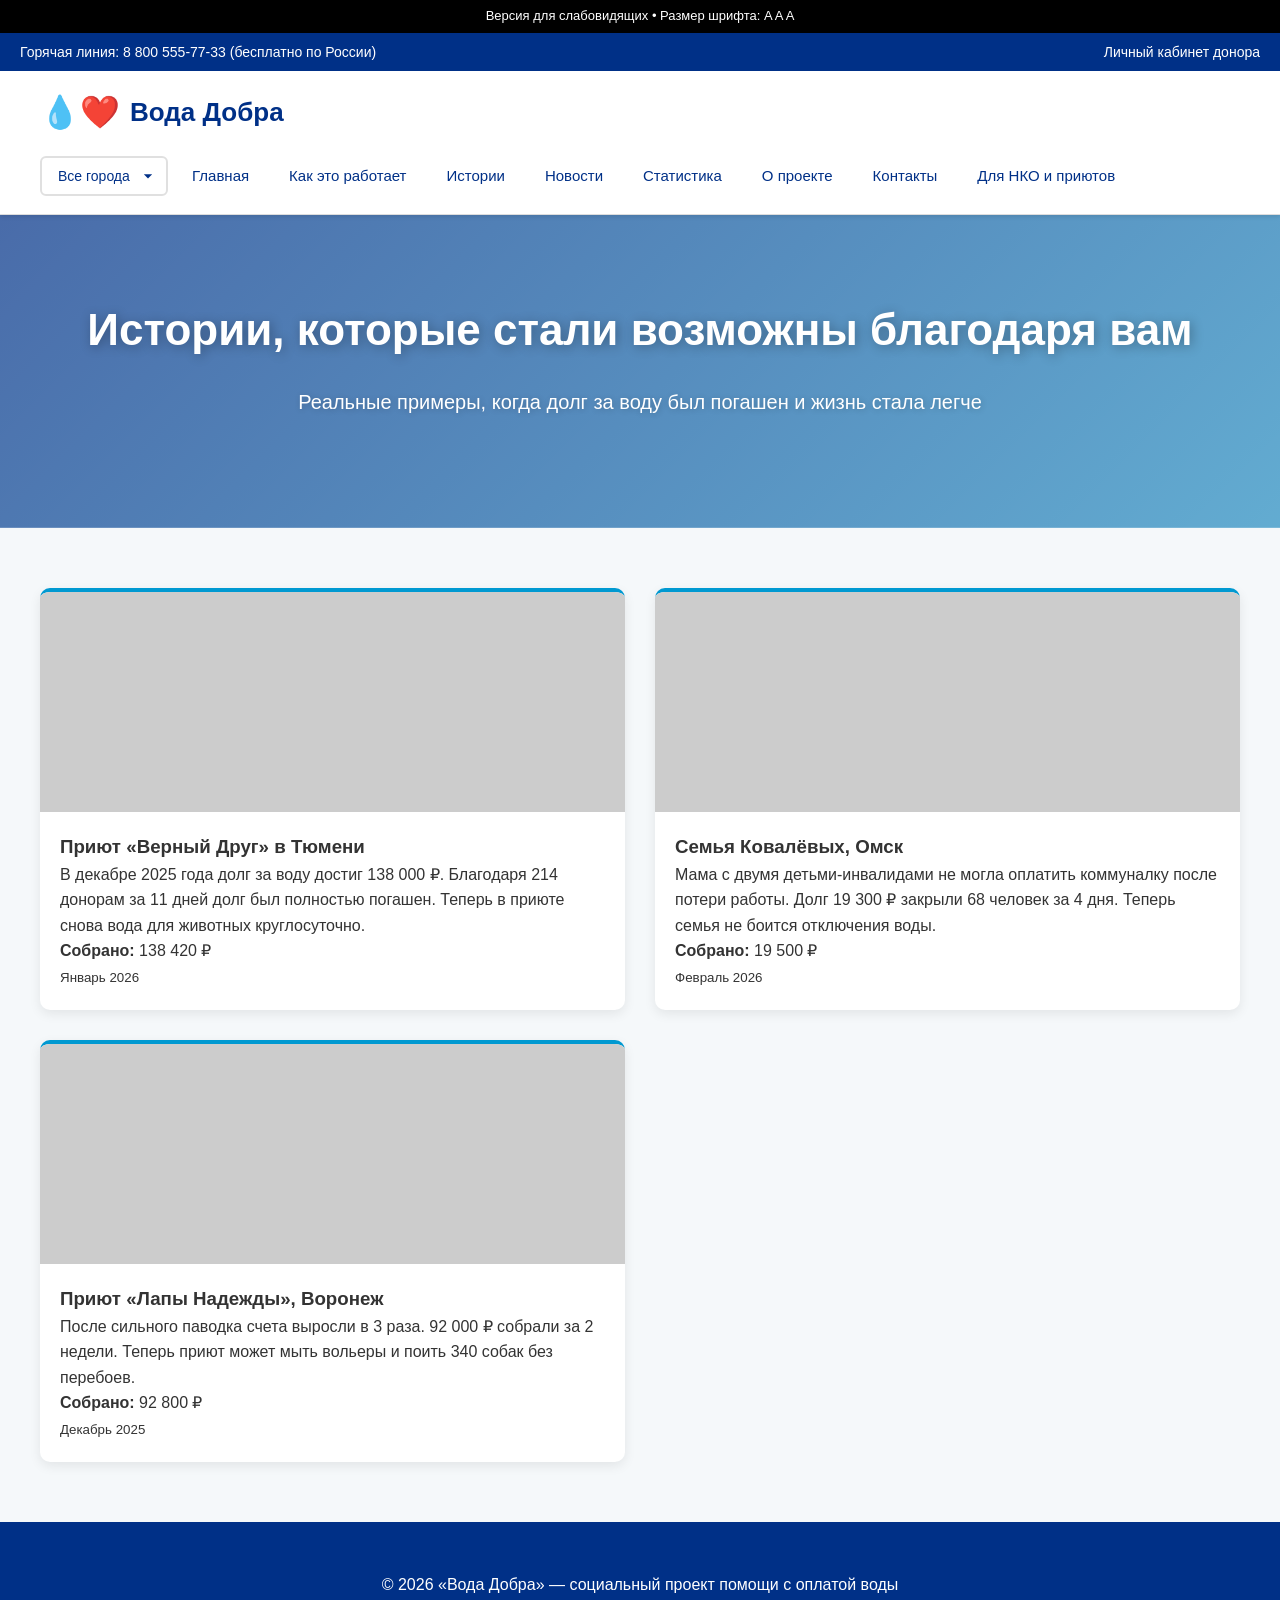
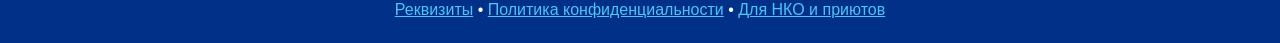
<file: stories.html>
<!DOCTYPE html>
<html lang="ru">
<head>
  <meta charset="UTF-8">
  <meta name="viewport" content="width=device-width, initial-scale=1.0">
  <title>Истории спасённой воды — Вода Добра</title>
  <link rel="stylesheet" href="menu.css">
  <link rel="stylesheet" href="style.css">
</head>
<body>

<script src="menu.js"></script>

<section class="hero" style="padding:80px 20px; background-position: center 30%;">
  <h1>Истории, которые стали возможны благодаря вам</h1>
  <p>Реальные примеры, когда долг за воду был погашен и жизнь стала легче</p>
</section>

<section class="section">
  <div class="story-grid">

    <div class="story-card">
      <div class="story-img" style="background-image:url('https://images.unsplash.com/photo-1583512603805-3cc6b41f3edb?auto=format&fit=crop&q=80');"></div>
      <div class="story-body">
        <h3>Приют «Верный Друг» в Тюмени</h3>
        <p>В декабре 2025 года долг за воду достиг 138 000 ₽. Благодаря 214 донорам за 11 дней долг был полностью погашен. Теперь в приюте снова вода для животных круглосуточно.</p>
        <p><strong>Собрано:</strong> 138 420 ₽</p>
        <small>Январь 2026</small>
      </div>
    </div>

    <div class="story-card">
      <div class="story-img" style="background-image:url('https://images.unsplash.com/photo-1567755253-8c8d8d2d0d8c?auto=format&fit=crop&q=80');"></div>
      <div class="story-body">
        <h3>Семья Ковалёвых, Омск</h3>
        <p>Мама с двумя детьми-инвалидами не могла оплатить коммуналку после потери работы. Долг 19 300 ₽ закрыли 68 человек за 4 дня. Теперь семья не боится отключения воды.</p>
        <p><strong>Собрано:</strong> 19 500 ₽</p>
        <small>Февраль 2026</small>
      </div>
    </div>

    <div class="story-card">
      <div class="story-img" style="background-image:url('https://images.unsplash.com/photo-1588943211346-0908a1fb0b01?auto=format&fit=crop&q=80');"></div>
      <div class="story-body">
        <h3>Приют «Лапы Надежды», Воронеж</h3>
        <p>После сильного паводка счета выросли в 3 раза. 92 000 ₽ собрали за 2 недели. Теперь приют может мыть вольеры и поить 340 собак без перебоев.</p>
        <p><strong>Собрано:</strong> 92 800 ₽</p>
        <small>Декабрь 2025</small>
      </div>
    </div>

  </div>
</section>

<footer>
  <p>© 2026 «Вода Добра» — социальный проект помощи с оплатой воды</p>
  <p><a href="#">Реквизиты</a> • <a href="#">Политика конфиденциальности</a> • <a href="#">Для НКО и приютов</a></p>
</footer>

<script>
// Гамбургер меню
document.getElementById('menuToggle').addEventListener('click', function() {
  const nav = document.getElementById('mainNav');
  nav.classList.toggle('active');
});

// Закрыть меню при клике на ссылку
document.querySelectorAll('#mainNav a').forEach(link => {
  link.addEventListener('click', function() {
    document.getElementById('mainNav').classList.remove('active');
  });
});

// Закрыть меню при клике вне его
document.addEventListener('click', function(event) {
  const nav = document.getElementById('mainNav');
  const toggle = document.getElementById('menuToggle');
  if (!nav.contains(event.target) && !toggle.contains(event.target)) {
    nav.classList.remove('active');
  }
});
</script>

</body>
</html>
</file>
<file: menu.css>
/* Стили меню и хедера */
:root {
  --primary-dark: #003087;
  --primary-blue: #0099d1;
  --light-bg: #f5f8fa;
  --text: #333;
  --gray: #666;
}

.accessibility {
  background: #000;
  color: #fff;
  text-align: center;
  padding: 6px;
  font-size: 13px;
}

header {
  background: white;
  border-bottom: 1px solid #ddd;
  position: sticky;
  top: 0;
  z-index: 100;
  box-shadow: 0 2px 4px rgba(0,0,0,0.1);
}

.top-line {
  background: var(--primary-dark);
  color: white;
  padding: 8px 20px;
  display: flex;
  justify-content: space-between;
  font-size: 14px;
  flex-wrap: wrap;
}

.top-line a {
  color: white;
  text-decoration: none;
  transition: opacity 0.3s ease;
}

.top-line a:hover {
  opacity: 0.8;
}

.logo {
  font-size: 26px;
  font-weight: bold;
  color: var(--primary-dark);
  display: flex;
  align-items: center;
  gap: 10px;
  transition: transform 0.3s ease;
}

.logo::before {
  content: "💧❤️";
  font-size: 32px;
}

.logo:hover {
  transform: scale(1.05);
}

nav {
  display: flex;
  align-items: center;
  gap: 8px;
  flex-wrap: wrap;
}

nav select {
  padding: 10px 16px;
  font-size: 14px;
  color: var(--primary-dark);
  border: 2px solid #e0e0e0;
  border-radius: 6px;
  background: white;
  font-weight: 500;
  cursor: pointer;
  transition: all 0.3s ease;
  appearance: none;
  background-image: url('data:image/svg+xml;utf8,<svg fill="%23003087" height="24" viewBox="0 0 24 24" width="24" xmlns="http://www.w3.org/2000/svg"><path d="M7 10l5 5 5-5z"/></svg>');
  background-repeat: no-repeat;
  background-position: right 8px center;
  background-size: 20px;
  padding-right: 36px;
}

nav select:hover {
  border-color: var(--primary-blue);
  box-shadow: 0 2px 8px rgba(0, 153, 209, 0.2);
}

nav select:focus {
  outline: none;
  border-color: var(--primary-blue);
  box-shadow: 0 0 0 3px rgba(0, 153, 209, 0.1);
}

nav a {
  padding: 10px 16px;
  font-size: 15px;
  color: var(--primary-dark);
  text-decoration: none;
  font-weight: 500;
  border-radius: 6px;
  transition: all 0.3s ease;
  position: relative;
  white-space: nowrap;
}

nav a::after {
  content: '';
  position: absolute;
  bottom: -3px;
  left: 16px;
  right: 16px;
  height: 2px;
  background: var(--primary-blue);
  border-radius: 1px;
  transform: scaleX(0);
  transform-origin: right;
  transition: transform 0.3s ease;
}

nav a:hover {
  color: var(--primary-blue);
  background: rgba(0, 153, 209, 0.06);
}

nav a:hover::after {
  transform: scaleX(1);
  transform-origin: left;
}

.menu-toggle {
  display: none;
  flex-direction: column;
  background: none;
  border: none;
  cursor: pointer;
  gap: 6px;
  padding: 8px;
}

.menu-toggle span {
  width: 28px;
  height: 3px;
  background: var(--primary-dark);
  border-radius: 2px;
  transition: all 0.3s ease;
}

.menu-toggle.active span:nth-child(1) {
  transform: rotate(45deg) translate(10px, 10px);
}

.menu-toggle.active span:nth-child(2) {
  opacity: 0;
  transform: translateX(-10px);
}

.menu-toggle.active span:nth-child(3) {
  transform: rotate(-45deg) translate(9px, -9px);
}

/* Мобильные стили */
@media (max-width: 768px) {
  .menu-toggle {
    display: flex;
  }
  
  nav {
    display: none;
    position: absolute;
    top: 100%;
    left: 0;
    right: 0;
    background: white;
    flex-direction: column;
    gap: 4px;
    padding: 16px;
    box-shadow: 0 8px 24px rgba(0, 0, 0, 0.12);
    border-top: 2px solid #f0f0f0;
    width: 100%;
    z-index: 99;
  }
  
  nav.active {
    display: flex;
  }
  
  nav select,
  nav a {
    width: 100%;
    text-align: left;
    padding: 12px 16px;
    font-size: 16px;
    border-radius: 6px;
    margin-bottom: 4px;
  }
  
  nav select {
    background-position: right 12px center;
    padding-right: 40px;
  }
  
  nav a {
    background: none;
  }
  
  nav a:hover {
    background: #f5f8fa;
  }
  
  header {
    position: relative;
  }
}

@media (max-width: 480px) {
  header {
    position: relative;
  }
  
  .top-line {
    font-size: 12px;
    padding: 6px 16px;
  }
  
  .logo {
    font-size: 22px;
  }
  
  .logo::before {
    font-size: 28px;
  }
  
  nav select,
  nav a {
    font-size: 15px;
    padding: 10px 12px;
  }
}
</file>
<file: style.css>
:root {
  --primary-dark: #003087;
  --primary-blue: #0099d1;
  --light-bg: #f5f8fa;
  --text: #333;
  --gray: #666;
  --accent: #0077b6;
}
* { margin:0; padding:0; box-sizing:border-box; }
body {
  font-family: 'Segoe UI', 'Roboto', -apple-system, BlinkMacSystemFont, sans-serif;
  color: var(--text);
  background: var(--light-bg);
  line-height: 1.6;
}
.accessibility {
  background: #000;
  color: #fff;
  text-align: center;
  padding: 6px;
  font-size: 13px;
}
.accessibility a { color: #4fc3f7; text-decoration: underline; }
header {
  background: white;
  border-bottom: 1px solid #ddd;
  position: sticky;
  top: 0;
  z-index: 100;
  box-shadow: 0 2px 4px rgba(0,0,0,0.1);
}
.top-line {
  background: var(--primary-dark);
  color: white;
  padding: 8px 20px;
  display: flex;
  justify-content: space-between;
  font-size: 14px;
  flex-wrap: wrap;
}
.logo {
  font-size: 26px;
  font-weight: bold;
  color: var(--primary-dark);
  display: flex;
  align-items: center;
  gap: 12px;
}
.logo::before { content: "💧❤️"; font-size: 36px; }
nav { display: flex; align-items: center; gap: 24px; flex-wrap: wrap; }
nav select, nav a {
  padding: 8px 12px;
  font-size: 15px;
  color: var(--primary-dark);
  text-decoration: none;
  font-weight: 500;
  transition: all 0.3s ease;
  position: relative;
}
nav a::after {
  content: '';
  position: absolute;
  bottom: -2px;
  left: 0;
  width: 0;
  height: 2px;
  background: var(--primary-blue);
  transition: width 0.3s ease;
}
nav a:hover::after,
nav a.active::after {
  width: 100%;
}
nav a:hover {
  color: var(--primary-blue);
}
nav select {
  border: 1px solid #ccc;
  border-radius: 4px;
  background: white;
  transition: all 0.3s ease;
}
nav select:hover {
  border-color: var(--primary-blue);
  box-shadow: 0 2px 8px rgba(0, 153, 209, 0.2);
}
.menu-toggle {
  display: none;
  flex-direction: column;
  background: none;
  border: none;
  cursor: pointer;
  gap: 6px;
}
.menu-toggle span {
  width: 25px;
  height: 3px;
  background: var(--primary-dark);
  border-radius: 2px;
  transition: all 0.3s ease;
}
.hero {
  background: linear-gradient(135deg, rgba(0,48,135,0.7) 0%, rgba(0,121,182,0.6) 100%),
              url('https://www.rosvodokanal.ru/upload/iblock/5a6/aciw1khlcccidh04q19204skr36dswvw.png') center/cover;
  color: white;
  text-align: center;
  padding: 100px 20px;
}
.hero h1 { font-size: 44px; margin-bottom: 20px; text-shadow: 2px 2px 12px rgba(0,0,0,0.3); font-weight: 700; }
.hero p { font-size: 20px; max-width: 800px; margin: 0 auto 30px; text-shadow: 1px 1px 6px rgba(0,0,0,0.2); }
.btn {
  background: var(--primary-blue);
  color: white;
  padding: 14px 40px;
  font-size: 18px;
  font-weight: bold;
  border-radius: 6px;
  text-decoration: none;
  display: inline-block;
  transition: all 0.3s cubic-bezier(0.4, 0, 0.2, 1);
  border: 2px solid var(--primary-blue);
  cursor: pointer;
  box-shadow: 0 4px 12px rgba(0, 153, 209, 0.3);
}
.btn:hover {
  background: #007bb3;
  border-color: #007bb3;
  transform: translateY(-3px);
  box-shadow: 0 8px 20px rgba(0, 153, 209, 0.5);
}
.btn:active {
  transform: translateY(-1px);
  box-shadow: 0 4px 12px rgba(0, 153, 209, 0.3);
}
.section { padding: 60px 20px; max-width: 1240px; margin: 0 auto; }
.section h2 { color: var(--primary-dark); text-align: center; font-size: 32px; margin-bottom: 40px; }
.cards {
  display: grid;
  grid-template-columns: repeat(auto-fit, minmax(360px, 1fr));
  gap: 30px;
}
.card {
  background: white;
  border-radius: 10px;
  overflow: hidden;
  box-shadow: 0 6px 16px rgba(0,0,0,0.1);
  transition: all 0.3s cubic-bezier(0.4, 0, 0.2, 1);
  border-top: 4px solid var(--primary-blue);
}
.card:hover {
  transform: translateY(-8px);
  box-shadow: 0 12px 28px rgba(0,0,0,0.15);
}
.card-img { height: 200px; background: #ccc center/cover; }
.card-body { padding: 24px; }
.org-name { font-size: 22px; color: var(--primary-dark); margin-bottom: 12px; }
.progress { height: 14px; background: #e0e0e0; border-radius: 7px; margin: 18px 0; overflow: hidden; }
.progress-bar { height: 100%; background: var(--primary-blue); transition: width 1.2s ease; }
.debt-info { display: flex; justify-content: space-between; font-size: 16px; margin-bottom: 12px; font-weight: 500; }
.btn-pay {
  background: var(--primary-dark);
  color: white;
  text-align: center;
  padding: 14px;
  border-radius: 6px;
  font-weight: bold;
  text-decoration: none;
  display: block;
  transition: all 0.3s cubic-bezier(0.4, 0, 0.2, 1);
  border: 2px solid var(--primary-dark);
  cursor: pointer;
  box-shadow: 0 4px 12px rgba(0, 48, 135, 0.2);
}
.btn-pay:hover {
  background: transparent;
  color: var(--primary-dark);
  transform: translateY(-2px);
  box-shadow: 0 6px 16px rgba(0, 48, 135, 0.3);
}
.btn-pay.small { background: #555; border-color: #555; }
.steps { display: flex; flex-wrap: wrap; gap: 30px; justify-content: center; }
.step { flex: 1 1 300px; background: white; padding: 30px; border-radius: 10px; box-shadow: 0 4px 12px rgba(0,0,0,0.08); text-align: center; }
.step h3 { color: var(--primary-dark); margin-bottom: 16px; }
.story-grid { display: grid; grid-template-columns: repeat(auto-fit, minmax(400px, 1fr)); gap: 30px; }
.story-card { 
  background: white; 
  border-radius: 10px; 
  overflow: hidden; 
  box-shadow: 0 4px 12px rgba(0,0,0,0.08);
  border-top: 4px solid var(--primary-blue);
  transition: all 0.3s cubic-bezier(0.4, 0, 0.2, 1);
}
.story-card:hover {
  transform: translateY(-6px);
  box-shadow: 0 10px 24px rgba(0,0,0,0.12);
}
.story-img { height: 220px; background: #ccc center/cover; }
.story-body { padding: 20px; }
footer {
  background: var(--primary-dark);
  color: white;
  padding: 50px 20px 20px;
  text-align: center;
}
footer a { color: #4fc3f7; }
@media (max-width: 768px) {
  .hero { padding: 70px 16px; }
  .hero h1 { font-size: 32px; }
  .menu-toggle {
    display: flex;
  }
  nav {
    position: absolute;
    top: 100%;
    left: 0;
    right: 0;
    background: white;
    flex-direction: column;
    gap: 0;
    max-height: 0;
    overflow: hidden;
    transition: max-height 0.3s ease;
    padding: 0;
    border-bottom: 1px solid #ddd;
    z-index: 99;
  }
  nav.active {
    max-height: 500px;
    padding: 12px 0;
  }
  nav select, nav a {
    padding: 12px 20px;
    border-bottom: 1px solid #f0f0f0;
    margin: 0;
  }
  nav a::after {
    display: none;
  }
  nav a.active {
    background: #f5f8fa;
    color: var(--primary-blue);
    font-weight: 600;
  }
  nav select {
    border: none;
    border-radius: 0;
    width: 100%;
  }
  .ranking-table { font-size: 15px; }
}
</file>
